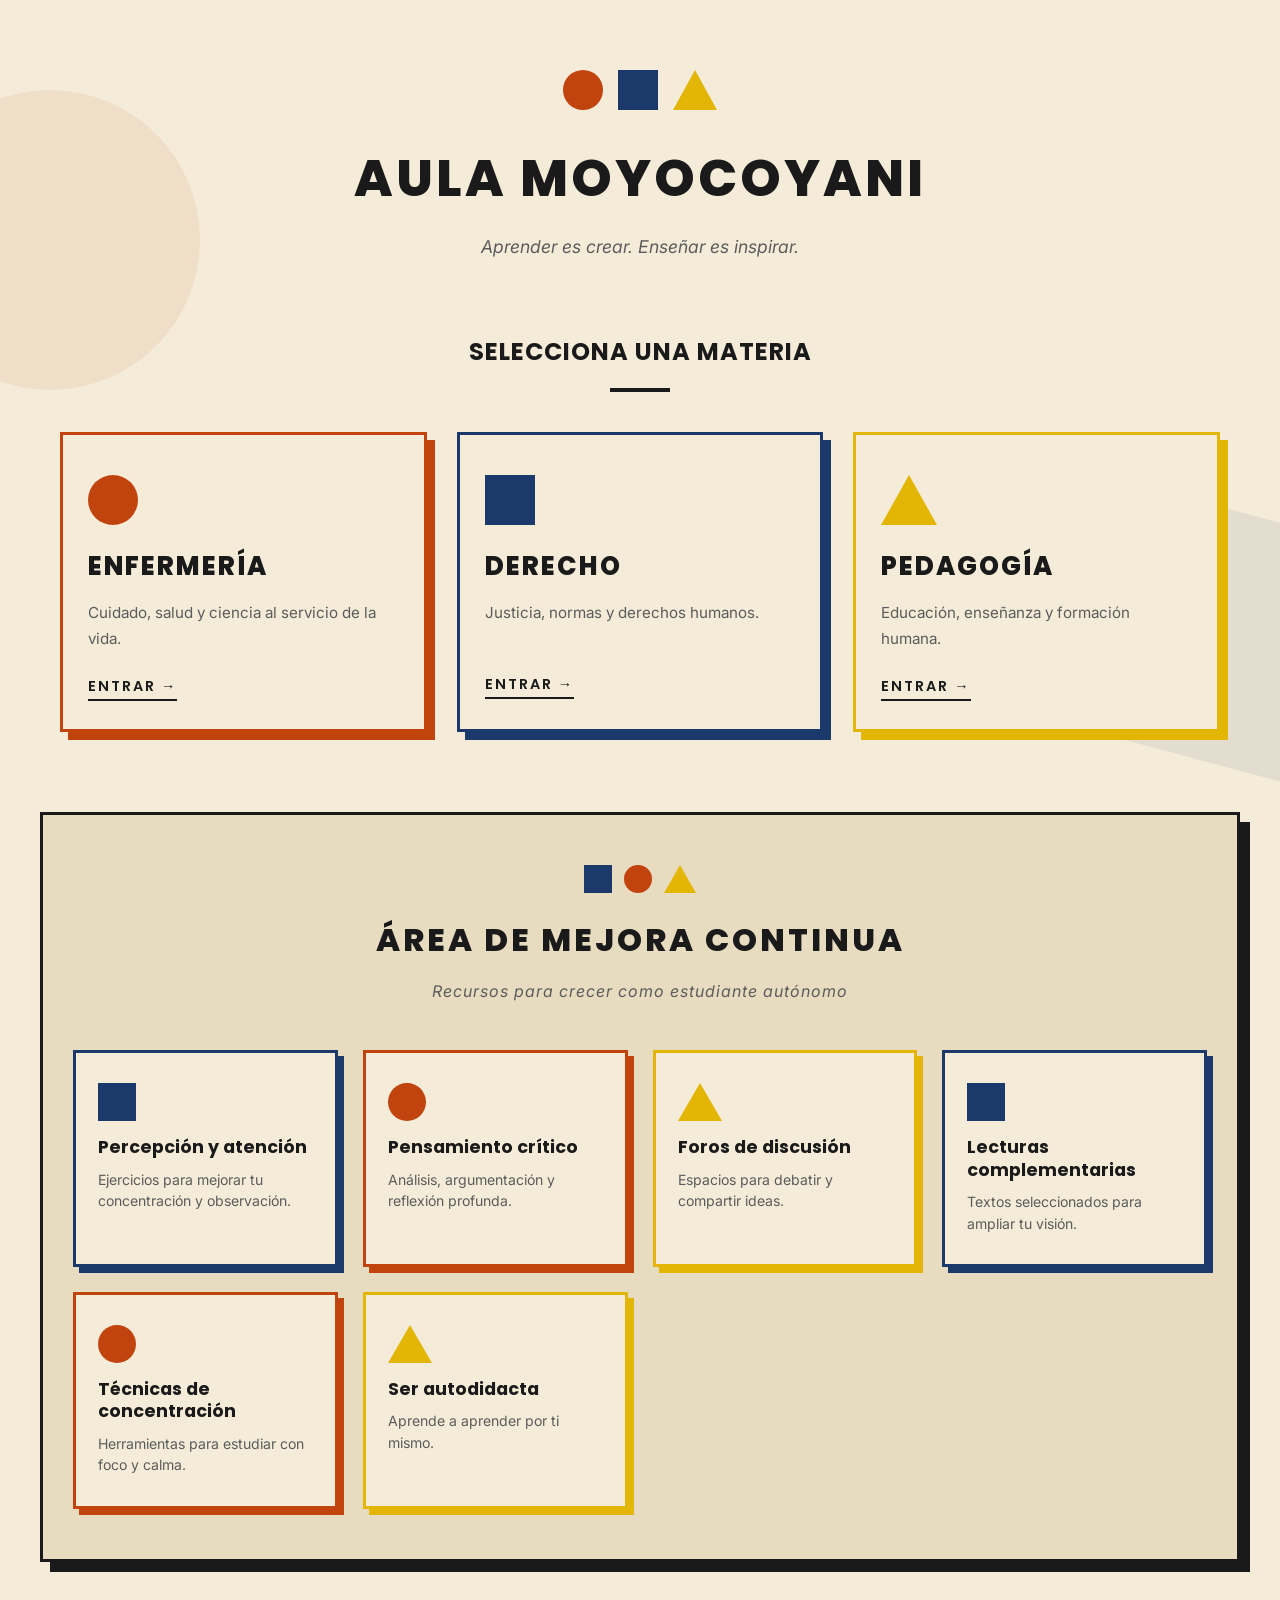
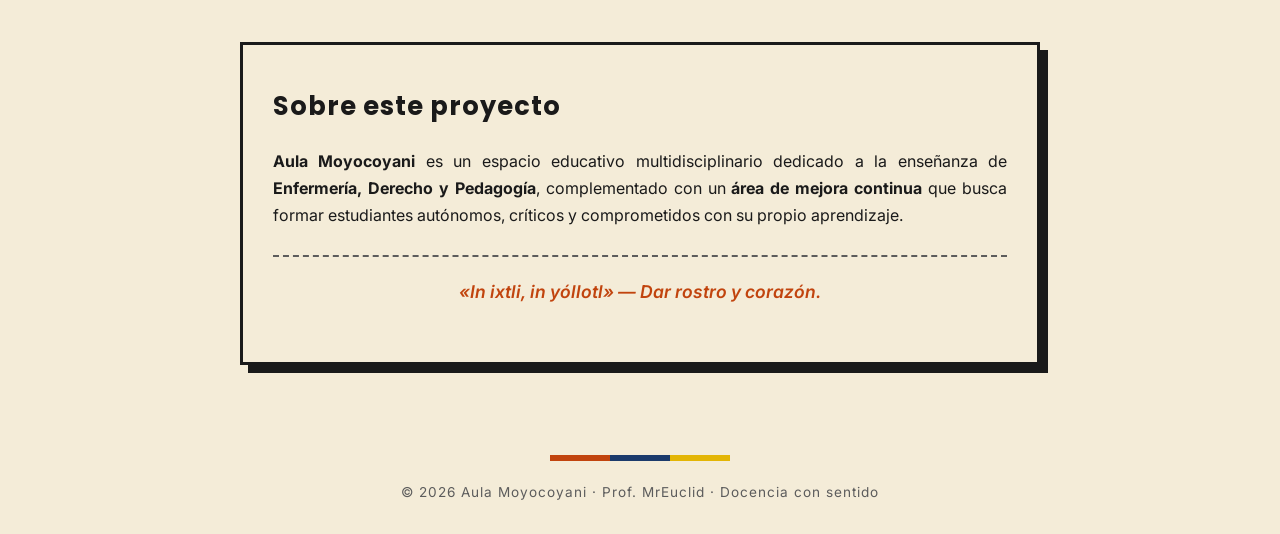
<file: index.html>
<!DOCTYPE html>
<html lang="es">
<head>
  <meta charset="UTF-8">
  <meta name="viewport" content="width=device-width, initial-scale=1.0">
  <title>Aula Moyocoyani | Docencia con sentido</title>
  <link rel="stylesheet" href="style.css">
  <link rel="preconnect" href="https://fonts.googleapis.com">
  <link rel="preconnect" href="https://fonts.gstatic.com" crossorigin>
  <link href="https://fonts.googleapis.com/css2?family=Poppins:wght@400;600;800&family=Inter:wght@400;500&display=swap" rel="stylesheet">
</head>
<body>

  <!-- DECORACIÓN BAUHAUS -->
  <div class="forma-bauhaus circulo-rojo"></div>
  <div class="forma-bauhaus cuadrado-azul"></div>
  <div class="forma-bauhaus triangulo-amarillo"></div>

  <!-- ENCABEZADO -->
  <header class="encabezado">
    <div class="logo-bauhaus">
      <span class="circulo"></span>
      <span class="cuadrado"></span>
      <span class="triangulo"></span>
    </div>
    <h1>AULA MOYOCOYANI</h1>
    <p class="eslogan">Aprender es crear. Enseñar es inspirar.</p>
  </header>

  <!-- MATERIAS -->
  <main class="materias-contenedor">
    <h2 class="titulo-seccion">Selecciona una materia</h2>

    <div class="materias-grid">

      <a href="enfermeria/index.html" class="tarjeta-materia tarjeta-roja">
        <div class="forma-icono circulo-icono"></div>
        <h3>ENFERMERÍA</h3>
        <p>Cuidado, salud y ciencia al servicio de la vida.</p>
        <span class="boton-entrar">ENTRAR →</span>
      </a>

      <a href="derecho/index.html" class="tarjeta-materia tarjeta-azul">
        <div class="forma-icono cuadrado-icono"></div>
        <h3>DERECHO</h3>
        <p>Justicia, normas y derechos humanos.</p>
        <span class="boton-entrar">ENTRAR →</span>
      </a>

      <a href="pedagogia/index.html" class="tarjeta-materia tarjeta-amarilla">
        <div class="forma-icono triangulo-icono"></div>
        <h3>PEDAGOGÍA</h3>
        <p>Educación, enseñanza y formación humana.</p>
        <span class="boton-entrar">ENTRAR →</span>
      </a>

    </div>
  </main>

  <!-- ÁREA DE MEJORA CONTINUA -->
  <section class="mejora-continua">
    <div class="mejora-cabecera">
      <div class="simbolo-mejora">
        <span class="simbolo-cuadrado-mejora"></span>
        <span class="simbolo-circulo-mejora"></span>
        <span class="simbolo-triangulo-mejora"></span>
      </div>
      <h2>ÁREA DE MEJORA CONTINUA</h2>
      <p class="mejora-subtitulo">Recursos para crecer como estudiante autónomo</p>
    </div>

    <div class="mejora-grid">

      <a href="mejora/percepcion.html" class="tarjeta-mejora tarjeta-mejora-azul">
        <div class="icono-mejora cuadrado-icono-mejora"></div>
        <h3>Percepción y atención</h3>
        <p>Ejercicios para mejorar tu concentración y observación.</p>
      </a>

      <a href="mejora/pensamiento-critico.html" class="tarjeta-mejora tarjeta-mejora-rojo">
        <div class="icono-mejora circulo-icono-mejora"></div>
        <h3>Pensamiento crítico</h3>
        <p>Análisis, argumentación y reflexión profunda.</p>
      </a>

      <a href="mejora/foros.html" class="tarjeta-mejora tarjeta-mejora-amarilla">
        <div class="icono-mejora triangulo-icono-mejora"></div>
        <h3>Foros de discusión</h3>
        <p>Espacios para debatir y compartir ideas.</p>
      </a>

      <a href="mejora/lecturas.html" class="tarjeta-mejora tarjeta-mejora-azul">
        <div class="icono-mejora cuadrado-icono-mejora"></div>
        <h3>Lecturas complementarias</h3>
        <p>Textos seleccionados para ampliar tu visión.</p>
      </a>

      <a href="mejora/concentracion.html" class="tarjeta-mejora tarjeta-mejora-rojo">
        <div class="icono-mejora circulo-icono-mejora"></div>
        <h3>Técnicas de concentración</h3>
        <p>Herramientas para estudiar con foco y calma.</p>
      </a>

      <a href="mejora/autodidacta.html" class="tarjeta-mejora tarjeta-mejora-amarilla">
        <div class="icono-mejora triangulo-icono-mejora"></div>
        <h3>Ser autodidacta</h3>
        <p>Aprende a aprender por ti mismo.</p>
      </a>

    </div>
  </section>

  <!-- SOBRE MÍ -->
  <section class="sobre-mi">
    <h2>Sobre este proyecto</h2>
    <p><strong>Aula Moyocoyani</strong> es un espacio educativo multidisciplinario dedicado a la enseñanza de <strong>Enfermería, Derecho y Pedagogía</strong>, complementado con un <strong>área de mejora continua</strong> que busca formar estudiantes autónomos, críticos y comprometidos con su propio aprendizaje.</p>
    <p class="frase-nahuatl">«In ixtli, in yóllotl» — Dar rostro y corazón.</p>
  </section>

  <!-- PIE -->
  <footer class="pie-pagina">
    <div class="linea-bauhaus">
      <span class="franja roja"></span>
      <span class="franja azul"></span>
      <span class="franja amarilla"></span>
    </div>
    <p>© 2026 Aula Moyocoyani · Prof. MrEuclid · Docencia con sentido</p>
  </footer>

  <script src="script.js"></script>
</body>
</html>
</file>
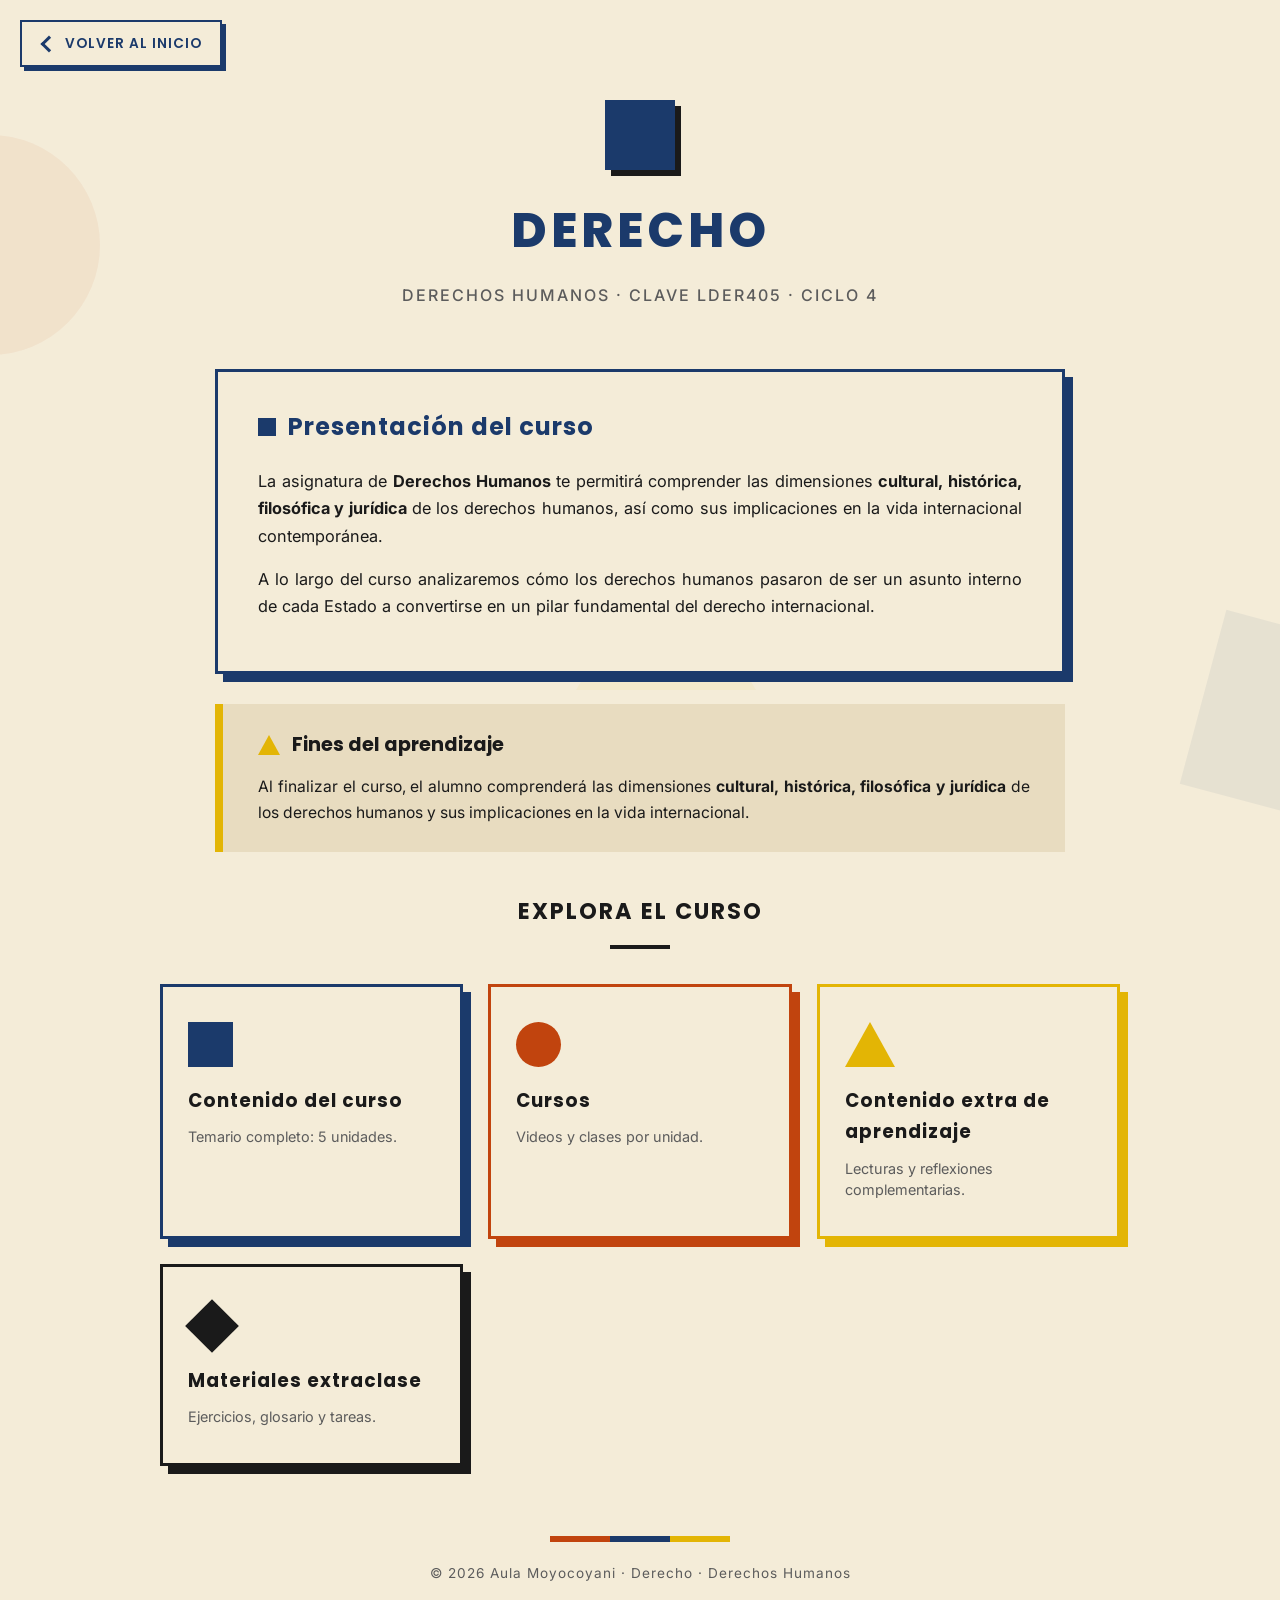
<file: derecho/index.html>
<!DOCTYPE html>
<html lang="es">
<head>
  <meta charset="UTF-8">
  <meta name="viewport" content="width=device-width, initial-scale=1.0">
  <title>Derecho | Aula Moyocoyani</title>
  <link rel="stylesheet" href="../style.css">
  <link rel="stylesheet" href="derecho.css">
  <link href="https://fonts.googleapis.com/css2?family=Poppins:wght@400;600;800&family=Inter:wght@400;500&display=swap" rel="stylesheet">
</head>
<body class="pagina-materia">

  <!-- Formas Bauhaus de fondo -->
  <div class="forma-bauhaus circulo-rojo"></div>
  <div class="forma-bauhaus cuadrado-azul"></div>
  <div class="forma-bauhaus triangulo-amarillo"></div>

  <!-- Botón volver con flecha CSS -->
  <a href="../index.html" class="boton-volver">
    <span class="flecha-volver"></span>
    Volver al inicio
  </a>

  <!-- Encabezado -->
  <header class="encabezado-materia">
    <div class="icono-materia cuadrado-azul-materia"></div>
    <h1>DERECHO</h1>
    <p class="subtitulo-materia">Derechos Humanos · Clave LDER405 · Ciclo 4</p>
  </header>

  <!-- Presentación -->
  <section class="bloque-presentacion">
    <h2>
      <span class="simbolo-cuadrado"></span>
      Presentación del curso
    </h2>
    <p>La asignatura de <strong>Derechos Humanos</strong> te permitirá comprender las dimensiones <strong>cultural, histórica, filosófica y jurídica</strong> de los derechos humanos, así como sus implicaciones en la vida internacional contemporánea.</p>
    <p>A lo largo del curso analizaremos cómo los derechos humanos pasaron de ser un asunto interno de cada Estado a convertirse en un pilar fundamental del derecho internacional.</p>
  </section>

  <!-- Fines -->
  <section class="bloque-fines">
    <h3>
      <span class="simbolo-triangulo"></span>
      Fines del aprendizaje
    </h3>
    <p>Al finalizar el curso, el alumno comprenderá las dimensiones <strong>cultural, histórica, filosófica y jurídica</strong> de los derechos humanos y sus implicaciones en la vida internacional.</p>
  </section>

  <!-- Botones -->
  <section class="bloque-botones">
    <h3 class="titulo-botones">Explora el curso</h3>
    <div class="botones-grid">

      <a href="contenido/index.html" class="boton-materia boton-contenido">
        <div class="forma-boton cuadrado-icono-boton"></div>
        <h4>Contenido del curso</h4>
        <p>Temario completo: 5 unidades.</p>
      </a>

      <a href="cursos/index.html" class="boton-materia boton-cursos">
        <div class="forma-boton circulo-icono-boton"></div>
        <h4>Cursos</h4>
        <p>Videos y clases por unidad.</p>
      </a>

      <a href="extra-aprendizaje/index.html" class="boton-materia boton-extra">
        <div class="forma-boton triangulo-icono-boton"></div>
        <h4>Contenido extra de aprendizaje</h4>
        <p>Lecturas y reflexiones complementarias.</p>
      </a>

      <a href="extraclase/index.html" class="boton-materia boton-extraclase">
        <div class="forma-boton rombo-icono-boton"></div>
        <h4>Materiales extraclase</h4>
        <p>Ejercicios, glosario y tareas.</p>
      </a>

    </div>
  </section>

  <footer class="pie-pagina">
    <div class="linea-bauhaus">
      <span class="franja roja"></span>
      <span class="franja azul"></span>
      <span class="franja amarilla"></span>
    </div>
    <p>© 2026 Aula Moyocoyani · Derecho · Derechos Humanos</p>
  </footer>

</body>
</html>
</file>
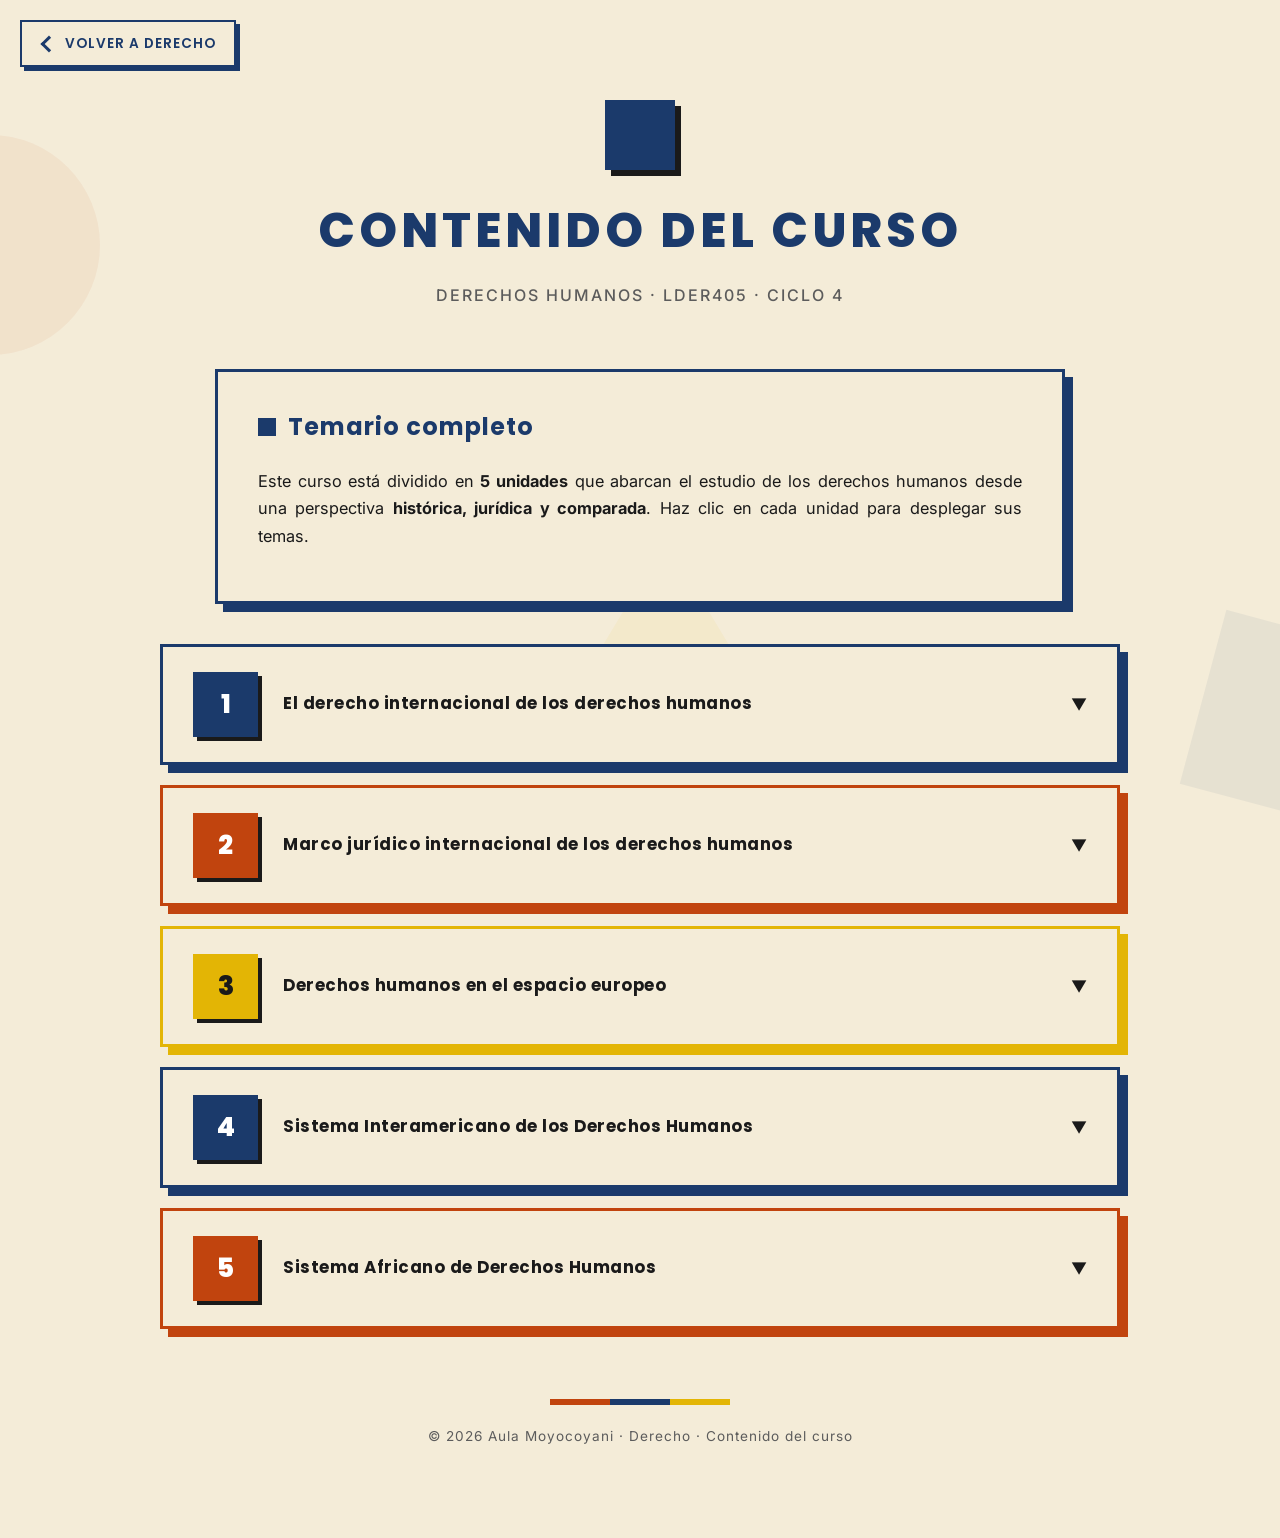
<file: derecho/contenido/index.html>
<!DOCTYPE html>
<html lang="es">
<head>
  <meta charset="UTF-8">
  <meta name="viewport" content="width=device-width, initial-scale=1.0">
  <title>Contenido del curso | Derecho</title>
  <link rel="stylesheet" href="../derecho.css">
  <link href="https://fonts.googleapis.com/css2?family=Poppins:wght@400;600;800&family=Inter:wght@400;500&display=swap" rel="stylesheet">
</head>
<body class="pagina-materia">

  <!-- Formas Bauhaus de fondo -->
  <div class="forma-bauhaus circulo-rojo"></div>
  <div class="forma-bauhaus cuadrado-azul"></div>
  <div class="forma-bauhaus triangulo-amarillo"></div>

  <!-- Botón volver -->
  <a href="../index.html" class="boton-volver">
    <span class="flecha-volver"></span>
    Volver a Derecho
  </a>

  <!-- Encabezado -->
  <header class="encabezado-materia">
    <div class="icono-materia cuadrado-azul-materia"></div>
    <h1>CONTENIDO DEL CURSO</h1>
    <p class="subtitulo-materia">Derechos Humanos · LDER405 · Ciclo 4</p>
  </header>

  <!-- Introducción -->
  <section class="bloque-presentacion">
    <h2>
      <span class="simbolo-cuadrado"></span>
      Temario completo
    </h2>
    <p>Este curso está dividido en <strong>5 unidades</strong> que abarcan el estudio de los derechos humanos desde una perspectiva <strong>histórica, jurídica y comparada</strong>. Haz clic en cada unidad para desplegar sus temas.</p>
  </section>

  <!-- UNIDADES DESPLEGABLES -->
  <section class="bloque-botones">
    <div class="unidades-lista">

      <!-- ==================== UNIDAD 1 ==================== -->
      <div class="tarjeta-unidad tarjeta-unidad-azul" data-unidad="1">
        <button class="cabecera-unidad">
          <div class="numero-unidad">1</div>
          <div class="titulo-unidad">
            <h3>El derecho internacional de los derechos humanos</h3>
            <span class="indicador">▼</span>
          </div>
        </button>
        <div class="contenido-desplegable">
          <ol class="temas-completos">
            <li>
              <h4>1.1 Ingreso de los Derechos Humanos al Derecho Internacional</h4>
              <p>Contenido de este tema próximamente. Aquí se explicará cómo los derechos humanos pasaron de ser un asunto interno de cada Estado a un tema de interés internacional tras la Segunda Guerra Mundial.</p>
            </li>
            <li>
              <h4>1.2 Sociedad de Naciones</h4>
              <p>Contenido de este tema próximamente. Se estudiará el primer intento de organización internacional para mantener la paz, creado tras la Primera Guerra Mundial.</p>
            </li>
            <li>
              <h4>1.3 Organización de las Naciones Unidas</h4>
              <p>Contenido de este tema próximamente. Análisis de la creación de la ONU en 1945 y su papel en la protección de los derechos humanos.</p>
            </li>
            <li>
              <h4>1.4 Órganos de la ONU</h4>
              <p>Contenido de este tema próximamente. Estudio del Alto Comisionado de las Naciones Unidas para los Derechos Humanos y el Consejo de Derechos Humanos.</p>
            </li>
            <li>
              <h4>1.5 Tribunal Penal Internacional</h4>
              <p>Contenido de este tema próximamente. Análisis del TPI, su creación con el Estatuto de Roma (1998) y su función en la persecución de crímenes internacionales.</p>
            </li>
            <li>
              <h4>1.6 Carta Internacional de Derechos Humanos</h4>
              <p>Contenido de este tema próximamente. Estudio de la Declaración Universal (1948), el Pacto de Derechos Civiles y Políticos (1966) y el Pacto de Derechos Económicos, Sociales y Culturales (1966).</p>
            </li>
          </ol>
        </div>
      </div>

      <!-- ==================== UNIDAD 2 ==================== -->
      <div class="tarjeta-unidad tarjeta-unidad-rojo" data-unidad="2">
        <button class="cabecera-unidad">
          <div class="numero-unidad">2</div>
          <div class="titulo-unidad">
            <h3>Marco jurídico internacional de los derechos humanos</h3>
            <span class="indicador">▼</span>
          </div>
        </button>
        <div class="contenido-desplegable">
          <ol class="temas-completos">
            <li>
              <h4>2.1 Convención para la Prevención y Sanción del Delito de Genocidio</h4>
              <p>Contenido de este tema próximamente.</p>
            </li>
            <li>
              <h4>2.2 Convención sobre la eliminación de todas las formas de discriminación racial</h4>
              <p>Contenido de este tema próximamente.</p>
            </li>
            <li>
              <h4>2.3 Convención sobre la eliminación de todas las formas de discriminación contra la mujer</h4>
              <p>Contenido de este tema próximamente.</p>
            </li>
            <li>
              <h4>2.4 Convención contra la tortura y otros tratos o penas crueles</h4>
              <p>Contenido de este tema próximamente.</p>
            </li>
            <li>
              <h4>2.5 Comités internacionales de derechos humanos</h4>
              <p>Contenido de este tema próximamente. Incluye los 9 comités: derechos humanos, DESC, discriminación contra la mujer, tortura, derechos del niño, trabajadores migrantes, personas con discapacidad, desaparición forzada y subcomité de prevención de la tortura.</p>
            </li>
          </ol>
        </div>
      </div>

      <!-- ==================== UNIDAD 3 ==================== -->
      <div class="tarjeta-unidad tarjeta-unidad-amarilla" data-unidad="3">
        <button class="cabecera-unidad">
          <div class="numero-unidad">3</div>
          <div class="titulo-unidad">
            <h3>Derechos humanos en el espacio europeo</h3>
            <span class="indicador">▼</span>
          </div>
        </button>
        <div class="contenido-desplegable">
          <ol class="temas-completos">
            <li>
              <h4>3.1 Sistema Europeo de Derechos Humanos</h4>
              <p>Contenido de este tema próximamente.</p>
            </li>
            <li>
              <h4>3.2 Tribunal Europeo de Derechos Humanos</h4>
              <p>Contenido de este tema próximamente.</p>
            </li>
          </ol>
        </div>
      </div>

      <!-- ==================== UNIDAD 4 ==================== -->
      <div class="tarjeta-unidad tarjeta-unidad-azul" data-unidad="4">
        <button class="cabecera-unidad">
          <div class="numero-unidad">4</div>
          <div class="titulo-unidad">
            <h3>Sistema Interamericano de los Derechos Humanos</h3>
            <span class="indicador">▼</span>
          </div>
        </button>
        <div class="contenido-desplegable">
          <ol class="temas-completos">
            <li>
              <h4>4.1 Organización de Estados Americanos</h4>
              <p>Contenido de este tema próximamente.</p>
            </li>
            <li>
              <h4>4.2 Declaración Americana de los Derechos del Hombre</h4>
              <p>Contenido de este tema próximamente.</p>
            </li>
            <li>
              <h4>4.3 Comisión Interamericana de Derechos Humanos</h4>
              <p>Contenido de este tema próximamente.</p>
            </li>
            <li>
              <h4>4.4 Corte Interamericana de Derechos Humanos</h4>
              <p>Contenido de este tema próximamente.</p>
            </li>
            <li>
              <h4>4.5 Jurisprudencia y resoluciones de la Corte Interamericana</h4>
              <p>Contenido de este tema próximamente.</p>
            </li>
            <li>
              <h4>4.6 Procedimientos ante la Corte Interamericana</h4>
              <p>Contenido de este tema próximamente.</p>
            </li>
          </ol>
        </div>
      </div>

      <!-- ==================== UNIDAD 5 ==================== -->
      <div class="tarjeta-unidad tarjeta-unidad-rojo" data-unidad="5">
        <button class="cabecera-unidad">
          <div class="numero-unidad">5</div>
          <div class="titulo-unidad">
            <h3>Sistema Africano de Derechos Humanos</h3>
            <span class="indicador">▼</span>
          </div>
        </button>
        <div class="contenido-desplegable">
          <ol class="temas-completos">
            <li>
              <h4>5.1 Sistema africano</h4>
              <p>Contenido de este tema próximamente.</p>
            </li>
            <li>
              <h4>5.6 Corte Africana de Derechos Humanos y de los Pueblos</h4>
              <p>Contenido de este tema próximamente.</p>
            </li>
          </ol>
        </div>
      </div>

    </div>
  </section>

  <footer class="pie-pagina">
    <div class="linea-bauhaus">
      <span class="franja roja"></span>
      <span class="franja azul"></span>
      <span class="franja amarilla"></span>
    </div>
    <p>© 2026 Aula Moyocoyani · Derecho · Contenido del curso</p>
  </footer>

  <script>
    // Desplegar/ocultar unidades al hacer clic
    document.querySelectorAll('.cabecera-unidad').forEach(boton => {
      boton.addEventListener('click', () => {
        const tarjeta = boton.closest('.tarjeta-unidad');
        tarjeta.classList.toggle('abierta');
      });
    });
  </script>

</body>
</html>
</file>
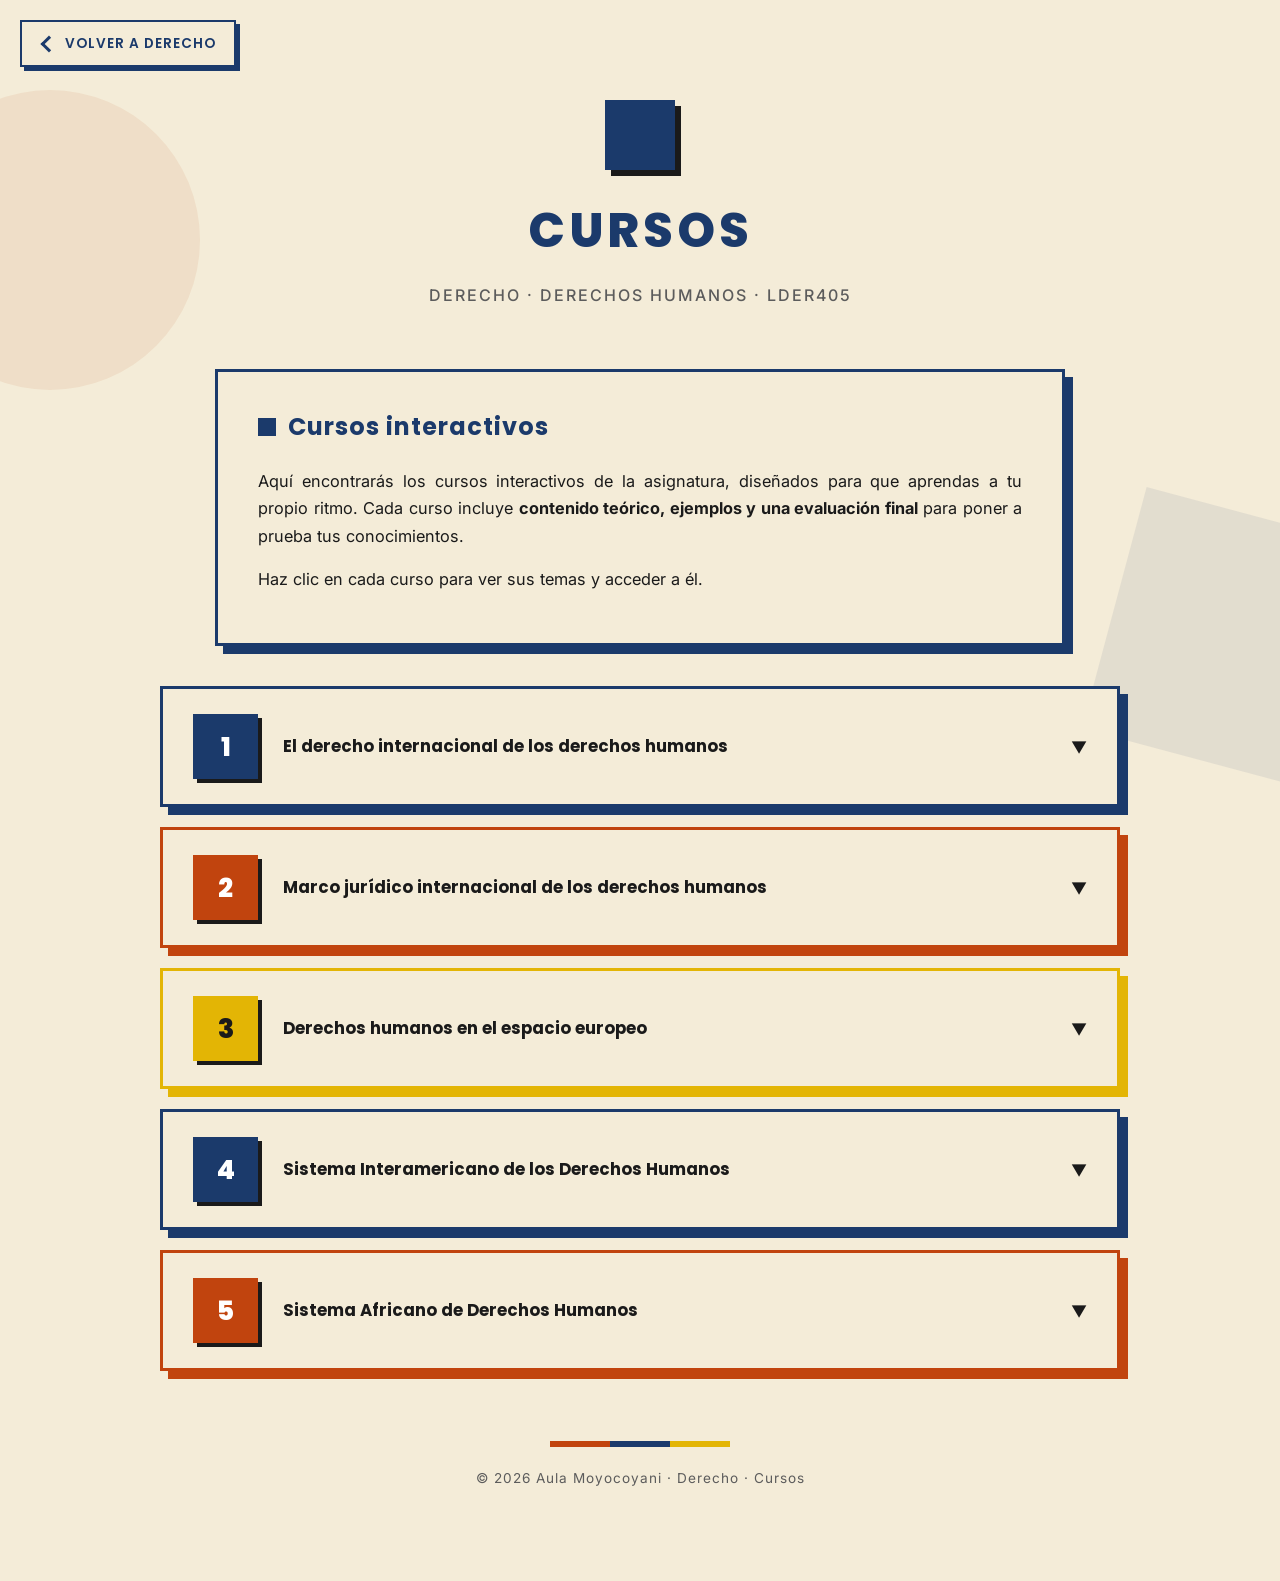
<file: derecho/cursos/index.html>
<!DOCTYPE html>
<html lang="es">
<head>
  <meta charset="UTF-8">
  <meta name="viewport" content="width=device-width, initial-scale=1.0">
  <title>Cursos | Derecho</title>
  <link rel="stylesheet" href="../../style.css">
  <link href="https://fonts.googleapis.com/css2?family=Poppins:wght@400;600;800&family=Inter:wght@400;500&display=swap" rel="stylesheet">
</head>
<body class="pagina-materia">

  <div class="forma-bauhaus circulo-rojo"></div>
  <div class="forma-bauhaus cuadrado-azul"></div>
  <div class="forma-bauhaus triangulo-amarillo"></div>

  <a href="../index.html" class="boton-volver">
    <span class="flecha-volver"></span>
    Volver a Derecho
  </a>

  <header class="encabezado-materia">
    <div class="icono-materia cuadrado-azul-materia"></div>
    <h1>CURSOS</h1>
    <p class="subtitulo-materia">Derecho · Derechos Humanos · LDER405</p>
  </header>

  <section class="bloque-presentacion">
    <h2>
      <span class="simbolo-cuadrado"></span>
      Cursos interactivos
    </h2>
    <p>Aquí encontrarás los cursos interactivos de la asignatura, diseñados para que aprendas a tu propio ritmo. Cada curso incluye <strong>contenido teórico, ejemplos y una evaluación final</strong> para poner a prueba tus conocimientos.</p>
    <p>Haz clic en cada curso para ver sus temas y acceder a él.</p>
  </section>

  <section class="bloque-botones">
    <div class="unidades-lista">

      <!-- CURSO 1 - ACTIVO -->
      <div class="tarjeta-unidad tarjeta-unidad-azul">
        <button class="cabecera-unidad" type="button">
          <div class="numero-unidad">1</div>
          <div class="titulo-unidad">
            <h3>El derecho internacional de los derechos humanos</h3>
            <span class="indicador">▼</span>
          </div>
        </button>
        <div class="contenido-desplegable">
          <ol class="temas-completos">
            <li><h4>1.1 Ingreso de los Derechos Humanos al Derecho Internacional</h4><p>Antes del siglo XX los derechos humanos eran un asunto interno. Tras la Segunda Guerra Mundial se volvieron un tema internacional.</p></li>
            <li><h4>1.2 Sociedad de Naciones</h4><p>Primer intento de organización internacional para mantener la paz (1919).</p></li>
            <li><h4>1.3 Organización de las Naciones Unidas</h4><p>Creada en 1945, es el organismo internacional más importante para la protección de los derechos humanos.</p></li>
            <li><h4>1.4 Órganos de la ONU</h4><p>Alto Comisionado de la ONU para los DDHH y Consejo de Derechos Humanos.</p></li>
            <li><h4>1.5 Tribunal Penal Internacional</h4><p>Creado con el Estatuto de Roma (1998). Juzga genocidio, lesa humanidad, crímenes de guerra y agresión.</p></li>
            <li><h4>1.6 Carta Internacional de Derechos Humanos</h4><p>DUDH (1948), PIDCP (1966) y PIDESC (1966) con sus protocolos facultativos.</p></li>
          </ol>
          <div style="margin-top: 20px;">
            <a href="curso-1/index.html" class="btn-nav btn-siguiente" style="text-decoration: none;">Iniciar curso →</a>
          </div>
        </div>
      </div>

      <!-- CURSO 2 - BLOQUEADO -->
      <div class="tarjeta-unidad tarjeta-unidad-rojo">
        <button class="cabecera-unidad" type="button">
          <div class="numero-unidad">2</div>
          <div class="titulo-unidad">
            <h3>Marco jurídico internacional de los derechos humanos</h3>
            <span class="indicador">▼</span>
          </div>
        </button>
        <div class="contenido-desplegable">
          <ol class="temas-completos">
            <li><h4>2.1 Convención contra el Genocidio</h4><p>Contenido próximamente.</p></li>
            <li><h4>2.2 Convención contra la Discriminación Racial</h4><p>Contenido próximamente.</p></li>
            <li><h4>2.3 Convención contra la Discriminación hacia la Mujer</h4><p>Contenido próximamente.</p></li>
            <li><h4>2.4 Convención contra la Tortura</h4><p>Contenido próximamente.</p></li>
            <li><h4>2.5 Comités internacionales de derechos humanos</h4><p>Contenido próximamente.</p></li>
          </ol>
          <div style="margin-top: 20px;">
            <span class="btn-nav" style="opacity: 0.5; cursor: not-allowed;">Próximamente</span>
          </div>
        </div>
      </div>

      <!-- CURSO 3 - BLOQUEADO -->
      <div class="tarjeta-unidad tarjeta-unidad-amarilla">
        <button class="cabecera-unidad" type="button">
          <div class="numero-unidad">3</div>
          <div class="titulo-unidad">
            <h3>Derechos humanos en el espacio europeo</h3>
            <span class="indicador">▼</span>
          </div>
        </button>
        <div class="contenido-desplegable">
          <ol class="temas-completos">
            <li><h4>3.1 Sistema Europeo de Derechos Humanos</h4><p>Contenido próximamente.</p></li>
            <li><h4>3.2 Tribunal Europeo de Derechos Humanos</h4><p>Contenido próximamente.</p></li>
          </ol>
          <div style="margin-top: 20px;">
            <span class="btn-nav" style="opacity: 0.5; cursor: not-allowed;">Próximamente</span>
          </div>
        </div>
      </div>

      <!-- CURSO 4 - BLOQUEADO -->
      <div class="tarjeta-unidad tarjeta-unidad-azul">
        <button class="cabecera-unidad" type="button">
          <div class="numero-unidad">4</div>
          <div class="titulo-unidad">
            <h3>Sistema Interamericano de los Derechos Humanos</h3>
            <span class="indicador">▼</span>
          </div>
        </button>
        <div class="contenido-desplegable">
          <ol class="temas-completos">
            <li><h4>4.1 Organización de Estados Americanos</h4><p>Contenido próximamente.</p></li>
            <li><h4>4.2 Declaración Americana de los Derechos del Hombre</h4><p>Contenido próximamente.</p></li>
            <li><h4>4.3 Comisión Interamericana de Derechos Humanos</h4><p>Contenido próximamente.</p></li>
            <li><h4>4.4 Corte Interamericana de Derechos Humanos</h4><p>Contenido próximamente.</p></li>
            <li><h4>4.5 Jurisprudencia y resoluciones de la Corte IDH</h4><p>Contenido próximamente.</p></li>
            <li><h4>4.6 Procedimientos ante la Corte IDH</h4><p>Contenido próximamente.</p></li>
          </ol>
          <div style="margin-top: 20px;">
            <span class="btn-nav" style="opacity: 0.5; cursor: not-allowed;">Próximamente</span>
          </div>
        </div>
      </div>

      <!-- CURSO 5 - BLOQUEADO -->
      <div class="tarjeta-unidad tarjeta-unidad-rojo">
        <button class="cabecera-unidad" type="button">
          <div class="numero-unidad">5</div>
          <div class="titulo-unidad">
            <h3>Sistema Africano de Derechos Humanos</h3>
            <span class="indicador">▼</span>
          </div>
        </button>
        <div class="contenido-desplegable">
          <ol class="temas-completos">
            <li><h4>5.1 Sistema africano</h4><p>Contenido próximamente.</p></li>
            <li><h4>5.6 Corte Africana de Derechos Humanos y de los Pueblos</h4><p>Contenido próximamente.</p></li>
          </ol>
          <div style="margin-top: 20px;">
            <span class="btn-nav" style="opacity: 0.5; cursor: not-allowed;">Próximamente</span>
          </div>
        </div>
      </div>

    </div>
  </section>

  <footer class="pie-pagina">
    <div class="linea-bauhaus">
      <span class="franja roja"></span>
      <span class="franja azul"></span>
      <span class="franja amarilla"></span>
    </div>
    <p>© 2026 Aula Moyocoyani · Derecho · Cursos</p>
  </footer>

  <script src="../../../script.js"></script>
  <script>
    document.querySelectorAll('.cabecera-unidad').forEach(boton => {
      boton.addEventListener('click', () => {
        const tarjeta = boton.closest('.tarjeta-unidad');
        tarjeta.classList.toggle('abierta');
      });
    });
  </script>

</body>
</html>
</file>
<file: style.css>
/* ============================================
   AULA MOYOCOYANI — ESTILO GLOBAL BAUHAUS VINTAGE
   CSS MAESTRO: portada, materias, contenido,
   cursos interactivos, evaluación, video e imagen.
   ============================================ */

/* VARIABLES DE COLOR */
:root {
  --crema: #F4ECD8;
  --beige: #E8DCC0;
  --rojo: #C1440E;
  --azul: #1B3A6B;
  --amarillo: #E3B505;
  --dorado: #C9A227;
  --negro: #1A1A1A;
  --gris: #5C5C5C;
  --verde: #4CAF50;
}

/* RESET */
* {
  margin: 0;
  padding: 0;
  box-sizing: border-box;
}

/* BODY */
body {
  font-family: 'Inter', sans-serif;
  background: var(--crema);
  color: var(--negro);
  line-height: 1.7;
  overflow-x: hidden;
  position: relative;
}

body.pagina-materia {
  padding-bottom: 60px;
}

/* ============================================
   FORMAS BAUHAUS DE FONDO
   ============================================ */
.forma-bauhaus {
  position: fixed;
  z-index: 0;
  opacity: 0.08;
  pointer-events: none;
}
.circulo-rojo {
  width: 300px; height: 300px;
  background: var(--rojo);
  border-radius: 50%;
  top: 10%; left: -100px;
}
.cuadrado-azul {
  width: 250px; height: 250px;
  background: var(--azul);
  bottom: 15%; right: -80px;
  transform: rotate(15deg);
}
.triangulo-amarillo {
  width: 0; height: 0;
  border-left: 120px solid transparent;
  border-right: 120px solid transparent;
  border-bottom: 200px solid var(--amarillo);
  top: 50%; left: 45%;
}

/* ============================================
   ENCABEZADO (portada)
   ============================================ */
.encabezado {
  text-align: center;
  padding: 70px 20px 50px;
  position: relative;
  z-index: 2;
}
.logo-bauhaus {
  display: flex;
  justify-content: center;
  align-items: center;
  gap: 15px;
  margin-bottom: 25px;
}
.logo-bauhaus .circulo {
  width: 40px; height: 40px;
  background: var(--rojo);
  border-radius: 50%;
}
.logo-bauhaus .cuadrado {
  width: 40px; height: 40px;
  background: var(--azul);
}
.logo-bauhaus .triangulo {
  width: 0; height: 0;
  border-left: 22px solid transparent;
  border-right: 22px solid transparent;
  border-bottom: 40px solid var(--amarillo);
}
.encabezado h1 {
  font-family: 'Poppins', sans-serif;
  font-weight: 800;
  font-size: 3.2em;
  letter-spacing: 3px;
  color: var(--negro);
  margin-bottom: 10px;
}
.eslogan {
  font-size: 1.1em;
  color: var(--gris);
  font-style: italic;
}

/* ============================================
   MATERIAS (portada)
   ============================================ */
.materias-contenedor {
  max-width: 1200px;
  margin: 20px auto 60px;
  padding: 0 20px;
  position: relative;
  z-index: 2;
}
.titulo-seccion {
  font-family: 'Poppins', sans-serif;
  font-size: 1.5em;
  text-align: center;
  color: var(--negro);
  margin-bottom: 40px;
  letter-spacing: 1px;
  text-transform: uppercase;
}
.titulo-seccion::after {
  content: '';
  display: block;
  width: 60px;
  height: 4px;
  background: var(--negro);
  margin: 15px auto 0;
}
.materias-grid {
  display: grid;
  grid-template-columns: repeat(auto-fit, minmax(280px, 1fr));
  gap: 30px;
}
.tarjeta-materia {
  background: var(--crema);
  border: 3px solid var(--negro);
  padding: 40px 25px 30px;
  text-decoration: none;
  color: var(--negro);
  display: block;
  transition: all 0.3s ease;
  box-shadow: 8px 8px 0 var(--negro);
}
.tarjeta-materia:hover {
  transform: translate(-3px, -3px);
  box-shadow: 12px 12px 0 var(--negro);
}
.tarjeta-roja { border-color: var(--rojo); box-shadow: 8px 8px 0 var(--rojo); }
.tarjeta-roja:hover { box-shadow: 12px 12px 0 var(--rojo); }
.tarjeta-azul { border-color: var(--azul); box-shadow: 8px 8px 0 var(--azul); }
.tarjeta-azul:hover { box-shadow: 12px 12px 0 var(--azul); }
.tarjeta-amarilla { border-color: var(--amarillo); box-shadow: 8px 8px 0 var(--amarillo); }
.tarjeta-amarilla:hover { box-shadow: 12px 12px 0 var(--amarillo); }

.forma-icono { margin-bottom: 20px; }
.circulo-icono {
  width: 50px; height: 50px;
  background: var(--rojo);
  border-radius: 50%;
}
.cuadrado-icono {
  width: 50px; height: 50px;
  background: var(--azul);
}
.triangulo-icono {
  width: 0; height: 0;
  border-left: 28px solid transparent;
  border-right: 28px solid transparent;
  border-bottom: 50px solid var(--amarillo);
}
.tarjeta-materia h3 {
  font-family: 'Poppins', sans-serif;
  font-size: 1.6em;
  font-weight: 800;
  letter-spacing: 2px;
  margin-bottom: 12px;
}
.tarjeta-materia p {
  font-size: 0.95em;
  color: var(--gris);
  margin-bottom: 20px;
  min-height: 50px;
}
.boton-entrar {
  font-family: 'Poppins', sans-serif;
  font-weight: 600;
  font-size: 0.9em;
  letter-spacing: 2px;
  color: var(--negro);
  border-bottom: 2px solid var(--negro);
  padding-bottom: 3px;
  transition: all 0.2s;
}
.tarjeta-materia:hover .boton-entrar { padding-left: 8px; }

/* ============================================
   ÁREA DE MEJORA CONTINUA
   ============================================ */
.mejora-continua {
  max-width: 1200px;
  margin: 80px auto;
  padding: 50px 30px;
  background: var(--beige);
  border: 3px solid var(--negro);
  box-shadow: 10px 10px 0 var(--negro);
  position: relative;
  z-index: 2;
}
.mejora-cabecera { text-align: center; margin-bottom: 45px; }
.simbolo-mejora {
  display: flex;
  justify-content: center;
  align-items: center;
  gap: 12px;
  margin-bottom: 20px;
}
.simbolo-cuadrado-mejora {
  width: 28px; height: 28px;
  background: var(--azul);
}
.simbolo-circulo-mejora {
  width: 28px; height: 28px;
  background: var(--rojo);
  border-radius: 50%;
}
.simbolo-triangulo-mejora {
  width: 0; height: 0;
  border-left: 16px solid transparent;
  border-right: 16px solid transparent;
  border-bottom: 28px solid var(--amarillo);
}
.mejora-continua h2 {
  font-family: 'Poppins', sans-serif;
  font-size: 2em;
  font-weight: 800;
  letter-spacing: 3px;
  color: var(--negro);
  margin-bottom: 10px;
}
.mejora-subtitulo {
  font-size: 1em;
  color: var(--gris);
  font-style: italic;
  letter-spacing: 1px;
}
.mejora-grid {
  display: grid;
  grid-template-columns: repeat(auto-fit, minmax(240px, 1fr));
  gap: 25px;
}
.tarjeta-mejora {
  background: var(--crema);
  padding: 30px 22px;
  text-decoration: none;
  color: var(--negro);
  border: 3px solid var(--negro);
  box-shadow: 6px 6px 0 var(--negro);
  transition: all 0.3s ease;
  display: block;
}
.tarjeta-mejora:hover {
  transform: translate(-3px, -3px);
  box-shadow: 9px 9px 0 var(--negro);
}
.tarjeta-mejora-azul { border-color: var(--azul); box-shadow: 6px 6px 0 var(--azul); }
.tarjeta-mejora-azul:hover { box-shadow: 9px 9px 0 var(--azul); }
.tarjeta-mejora-rojo { border-color: var(--rojo); box-shadow: 6px 6px 0 var(--rojo); }
.tarjeta-mejora-rojo:hover { box-shadow: 9px 9px 0 var(--rojo); }
.tarjeta-mejora-amarilla { border-color: var(--amarillo); box-shadow: 6px 6px 0 var(--amarillo); }
.tarjeta-mejora-amarilla:hover { box-shadow: 9px 9px 0 var(--amarillo); }
.icono-mejora { margin-bottom: 15px; }
.cuadrado-icono-mejora {
  width: 38px; height: 38px;
  background: var(--azul);
}
.circulo-icono-mejora {
  width: 38px; height: 38px;
  background: var(--rojo);
  border-radius: 50%;
}
.triangulo-icono-mejora {
  width: 0; height: 0;
  border-left: 22px solid transparent;
  border-right: 22px solid transparent;
  border-bottom: 38px solid var(--amarillo);
}
.tarjeta-mejora h3 {
  font-family: 'Poppins', sans-serif;
  font-size: 1.1em;
  font-weight: 700;
  margin-bottom: 10px;
  line-height: 1.3;
}
.tarjeta-mejora p {
  font-size: 0.88em;
  color: var(--gris);
  line-height: 1.5;
}

/* ============================================
   SOBRE MÍ
   ============================================ */
.sobre-mi {
  max-width: 800px;
  margin: 0 auto 60px;
  padding: 40px 30px;
  background: var(--crema);
  border: 3px solid var(--negro);
  box-shadow: 8px 8px 0 var(--negro);
  position: relative;
  z-index: 2;
}
.sobre-mi h2 {
  font-family: 'Poppins', sans-serif;
  font-size: 1.6em;
  margin-bottom: 20px;
  letter-spacing: 1px;
}
.sobre-mi p {
  margin-bottom: 15px;
  text-align: justify;
}
.frase-nahuatl {
  font-style: italic;
  text-align: center !important;
  color: var(--rojo);
  font-weight: 600;
  font-size: 1.1em;
  margin-top: 25px;
  padding-top: 20px;
  border-top: 2px dashed var(--gris);
}

/* ============================================
   PIE DE PÁGINA
   ============================================ */
.pie-pagina {
  text-align: center;
  padding: 30px 20px;
  position: relative;
  z-index: 2;
  margin-top: 40px;
}
.linea-bauhaus {
  display: flex;
  justify-content: center;
  gap: 0;
  margin-bottom: 20px;
}
.franja {
  width: 60px;
  height: 6px;
}
.franja.roja { background: var(--rojo); }
.franja.azul { background: var(--azul); }
.franja.amarilla { background: var(--amarillo); }
.pie-pagina p {
  font-size: 0.85em;
  color: var(--gris);
  letter-spacing: 1px;
}

/* ============================================
   BOTÓN VOLVER
   ============================================ */
.boton-volver {
  position: fixed;
  top: 20px;
  left: 20px;
  font-family: 'Poppins', sans-serif;
  font-weight: 600;
  font-size: 0.85em;
  letter-spacing: 1px;
  text-decoration: none;
  color: var(--azul);
  background: var(--crema);
  padding: 10px 18px;
  border: 2px solid var(--azul);
  box-shadow: 4px 4px 0 var(--azul);
  transition: all 0.2s;
  z-index: 100;
  text-transform: uppercase;
  display: flex;
  align-items: center;
  gap: 10px;
}
.boton-volver:hover {
  transform: translate(-2px, -2px);
  box-shadow: 6px 6px 0 var(--azul);
}
.flecha-volver {
  display: inline-block;
  width: 12px;
  height: 12px;
  border-left: 3px solid var(--azul);
  border-bottom: 3px solid var(--azul);
  transform: rotate(45deg);
  margin-left: 3px;
}

/* ============================================
   ENCABEZADO DE MATERIA
   ============================================ */
.encabezado-materia {
  text-align: center;
  padding: 100px 20px 40px;
  position: relative;
  z-index: 2;
  max-width: 1000px;
  margin: 0 auto;
}
.icono-materia { margin: 0 auto 20px; }
.cuadrado-azul-materia {
  width: 70px;
  height: 70px;
  background: var(--azul);
  box-shadow: 6px 6px 0 var(--negro);
}
.encabezado-materia h1 {
  font-family: 'Poppins', sans-serif;
  font-weight: 800;
  font-size: 3em;
  letter-spacing: 4px;
  color: var(--azul);
  margin-bottom: 10px;
}
.subtitulo-materia {
  font-size: 1em;
  color: var(--gris);
  letter-spacing: 2px;
  text-transform: uppercase;
  font-weight: 500;
}

/* SÍMBOLOS BAUHAUS */
.simbolo-cuadrado,
.simbolo-triangulo,
.simbolo-circulo {
  display: inline-block;
  vertical-align: middle;
  margin-right: 12px;
  flex-shrink: 0;
}
.simbolo-cuadrado {
  width: 18px;
  height: 18px;
  background: var(--azul);
}
.simbolo-triangulo {
  width: 0;
  height: 0;
  border-left: 11px solid transparent;
  border-right: 11px solid transparent;
  border-bottom: 20px solid var(--amarillo);
}
.simbolo-circulo {
  width: 18px;
  height: 18px;
  background: var(--rojo);
  border-radius: 50%;
}

/* ============================================
   BLOQUES DE CONTENIDO
   ============================================ */
.bloque-presentacion {
  max-width: 850px;
  margin: 20px auto 30px;
  padding: 35px 40px;
  background: var(--crema);
  border: 3px solid var(--azul);
  box-shadow: 8px 8px 0 var(--azul);
  position: relative;
  z-index: 2;
}
.bloque-presentacion h2 {
  font-family: 'Poppins', sans-serif;
  font-size: 1.5em;
  color: var(--azul);
  margin-bottom: 20px;
  letter-spacing: 1px;
  display: flex;
  align-items: center;
}
.bloque-presentacion p {
  margin-bottom: 15px;
  text-align: justify;
  font-size: 1.02em;
}

.bloque-fines {
  max-width: 850px;
  margin: 0 auto 40px;
  padding: 25px 35px;
  background: var(--beige);
  border-left: 8px solid var(--amarillo);
  position: relative;
  z-index: 2;
}
.bloque-fines h3 {
  font-family: 'Poppins', sans-serif;
  font-size: 1.2em;
  margin-bottom: 12px;
  color: var(--negro);
  display: flex;
  align-items: center;
}
.bloque-fines p {
  font-size: 0.98em;
  text-align: justify;
}

/* ============================================
   BOTONES DE ACCESO
   ============================================ */
.bloque-botones {
  max-width: 1000px;
  margin: 40px auto;
  padding: 0 20px;
  position: relative;
  z-index: 2;
}
.titulo-botones {
  font-family: 'Poppins', sans-serif;
  font-size: 1.4em;
  text-align: center;
  letter-spacing: 2px;
  text-transform: uppercase;
  margin-bottom: 35px;
  color: var(--negro);
}
.titulo-botones::after {
  content: '';
  display: block;
  width: 60px;
  height: 4px;
  background: var(--negro);
  margin: 15px auto 0;
}
.botones-grid {
  display: grid;
  grid-template-columns: repeat(auto-fit, minmax(260px, 1fr));
  gap: 25px;
}
.boton-materia {
  background: var(--crema);
  padding: 35px 25px;
  text-decoration: none;
  color: var(--negro);
  border: 3px solid var(--negro);
  box-shadow: 8px 8px 0 var(--negro);
  transition: all 0.3s ease;
  display: block;
}
.boton-materia:hover {
  transform: translate(-3px, -3px);
  box-shadow: 12px 12px 0 var(--negro);
}
.boton-contenido { border-color: var(--azul); box-shadow: 8px 8px 0 var(--azul); }
.boton-contenido:hover { box-shadow: 12px 12px 0 var(--azul); }
.boton-cursos { border-color: var(--rojo); box-shadow: 8px 8px 0 var(--rojo); }
.boton-cursos:hover { box-shadow: 12px 12px 0 var(--rojo); }
.boton-extra { border-color: var(--amarillo); box-shadow: 8px 8px 0 var(--amarillo); }
.boton-extra:hover { box-shadow: 12px 12px 0 var(--amarillo); }
.boton-extraclase { border-color: var(--negro); box-shadow: 8px 8px 0 var(--negro); }
.boton-extraclase:hover { box-shadow: 12px 12px 0 var(--negro); }

.forma-boton { margin-bottom: 18px; }
.cuadrado-icono-boton {
  width: 45px; height: 45px;
  background: var(--azul);
}
.circulo-icono-boton {
  width: 45px; height: 45px;
  background: var(--rojo);
  border-radius: 50%;
}
.triangulo-icono-boton {
  width: 0; height: 0;
  border-left: 25px solid transparent;
  border-right: 25px solid transparent;
  border-bottom: 45px solid var(--amarillo);
}
.rombo-icono-boton {
  width: 38px; height: 38px;
  background: var(--negro);
  transform: rotate(45deg);
  margin: 5px 0 20px 5px;
}

.boton-materia h4 {
  font-family: 'Poppins', sans-serif;
  font-size: 1.15em;
  font-weight: 700;
  margin-bottom: 10px;
  letter-spacing: 1px;
}
.boton-materia p {
  font-size: 0.9em;
  color: var(--gris);
  line-height: 1.5;
}

/* ============================================
   TARJETAS DE UNIDAD DESPLEGABLES (ACORDEÓN)
   ============================================ */
.unidades-lista {
  display: flex;
  flex-direction: column;
  gap: 20px;
}

.tarjeta-unidad {
  background: var(--crema);
  border: 3px solid var(--negro);
  box-shadow: 8px 8px 0 var(--negro);
  transition: all 0.3s ease;
  overflow: hidden;
}

.tarjeta-unidad-azul {
  border-color: var(--azul);
  box-shadow: 8px 8px 0 var(--azul);
}
.tarjeta-unidad-azul .numero-unidad { background: var(--azul); }

.tarjeta-unidad-rojo {
  border-color: var(--rojo);
  box-shadow: 8px 8px 0 var(--rojo);
}
.tarjeta-unidad-rojo .numero-unidad { background: var(--rojo); }

.tarjeta-unidad-amarilla {
  border-color: var(--amarillo);
  box-shadow: 8px 8px 0 var(--amarillo);
}
.tarjeta-unidad-amarilla .numero-unidad {
  background: var(--amarillo);
  color: var(--negro);
}

.cabecera-unidad {
  width: 100%;
  background: transparent;
  border: none;
  padding: 25px 30px;
  display: flex;
  align-items: center;
  gap: 25px;
  cursor: pointer;
  text-align: left;
  font-family: inherit;
  transition: background 0.2s;
}
.cabecera-unidad:hover { background: var(--beige); }

.numero-unidad {
  font-family: 'Poppins', sans-serif;
  font-weight: 800;
  font-size: 2em;
  color: white;
  width: 65px;
  height: 65px;
  display: flex;
  align-items: center;
  justify-content: center;
  flex-shrink: 0;
  box-shadow: 4px 4px 0 var(--negro);
}

.titulo-unidad {
  flex: 1;
  display: flex;
  align-items: center;
  justify-content: space-between;
  gap: 15px;
}
.titulo-unidad h3 {
  font-family: 'Poppins', sans-serif;
  font-size: 1.25em;
  font-weight: 700;
  line-height: 1.3;
  color: var(--negro);
}
.indicador {
  font-size: 1.2em;
  color: var(--negro);
  transition: transform 0.3s ease;
  flex-shrink: 0;
}
.tarjeta-unidad.abierta .indicador { transform: rotate(180deg); }

.contenido-desplegable {
  max-height: 0;
  overflow: hidden;
  transition: max-height 0.5s ease;
  background: var(--beige);
}
.tarjeta-unidad.abierta .contenido-desplegable {
  max-height: 5000px;
  padding: 20px 30px 30px;
}

.temas-completos {
  list-style: none;
  padding: 0;
  margin: 0;
}
.temas-completos li {
  padding: 20px 0;
  border-bottom: 2px dashed var(--gris);
}
.temas-completos li:last-child { border-bottom: none; }
.temas-completos h4 {
  font-family: 'Poppins', sans-serif;
  font-size: 1.05em;
  font-weight: 700;
  color: var(--azul);
  margin-bottom: 10px;
  display: flex;
  align-items: flex-start;
  gap: 12px;
}
.temas-completos h4::before {
  content: '';
  width: 12px;
  height: 12px;
  background: var(--azul);
  flex-shrink: 0;
  margin-top: 6px;
}
.temas-completos p {
  font-size: 0.95em;
  color: var(--gris);
  text-align: justify;
  padding-left: 24px;
  line-height: 1.6;
}

/* ============================================
   CURSOS INTERACTIVOS
   ============================================ */
.curso-app {
  max-width: 900px;
  margin: 0 auto;
  padding: 100px 20px 60px;
  position: relative;
  z-index: 2;
}
.barra-curso {
  display: flex;
  gap: 8px;
  margin-bottom: 30px;
  justify-content: center;
  flex-wrap: wrap;
}
.punto-progreso {
  width: 40px;
  height: 8px;
  background: var(--beige);
  border: 2px solid var(--negro);
  transition: all 0.3s;
}
.punto-progreso.activo { background: var(--azul); }
.punto-progreso.completado { background: var(--rojo); }

.pantalla {
  background: var(--crema);
  border: 3px solid var(--azul);
  box-shadow: 10px 10px 0 var(--azul);
  padding: 45px 40px;
  display: none;
  animation: aparecer 0.4s ease;
}
.pantalla.activa { display: block; }
@keyframes aparecer {
  from { opacity: 0; transform: translateY(15px); }
  to { opacity: 1; transform: translateY(0); }
}
.pantalla h1 {
  font-family: 'Poppins', sans-serif;
  font-size: 2.2em;
  font-weight: 800;
  color: var(--azul);
  letter-spacing: 2px;
  margin-bottom: 10px;
}
.pantalla h2 {
  font-family: 'Poppins', sans-serif;
  font-size: 1.6em;
  font-weight: 700;
  color: var(--azul);
  margin-bottom: 20px;
  display: flex;
  align-items: center;
  gap: 12px;
}
.pantalla h2::before {
  content: '';
  width: 18px;
  height: 18px;
  background: var(--amarillo);
  flex-shrink: 0;
}
.pantalla .subtitulo {
  font-size: 1em;
  color: var(--gris);
  letter-spacing: 1px;
  text-transform: uppercase;
  margin-bottom: 25px;
  padding-bottom: 20px;
  border-bottom: 2px dashed var(--gris);
}
.pantalla p {
  margin-bottom: 15px;
  text-align: justify;
  font-size: 1.02em;
  line-height: 1.75;
}
.pantalla .caja-dato {
  background: var(--beige);
  border-left: 6px solid var(--amarillo);
  padding: 18px 22px;
  margin: 20px 0;
  font-size: 0.98em;
}
.pantalla .caja-dato strong { color: var(--rojo); }
.pantalla ul { margin: 15px 0 15px 25px; }
.pantalla ul li { margin-bottom: 8px; line-height: 1.6; }

.navegacion {
  display: flex;
  justify-content: space-between;
  align-items: center;
  gap: 15px;
  margin-top: 35px;
  padding-top: 25px;
  border-top: 2px dashed var(--gris);
}
.btn-nav {
  font-family: 'Poppins', sans-serif;
  font-weight: 600;
  font-size: 0.9em;
  letter-spacing: 1.5px;
  text-transform: uppercase;
  padding: 14px 28px;
  border: 3px solid var(--negro);
  background: var(--crema);
  color: var(--negro);
  cursor: pointer;
  transition: all 0.2s;
  box-shadow: 5px 5px 0 var(--negro);
  display: inline-flex;
  align-items: center;
  gap: 10px;
  text-decoration: none;
}
.btn-nav:hover {
  transform: translate(-2px, -2px);
  box-shadow: 7px 7px 0 var(--negro);
}
.btn-nav:disabled {
  opacity: 0.3;
  cursor: not-allowed;
  transform: none;
}
.btn-siguiente {
  background: var(--azul);
  color: white;
  border-color: var(--azul);
}
.btn-finalizar {
  background: var(--rojo);
  color: white;
  border-color: var(--rojo);
}
.contador {
  font-family: 'Poppins', sans-serif;
  font-weight: 600;
  font-size: 0.9em;
  color: var(--gris);
  letter-spacing: 1px;
}

/* EVALUACIÓN */
.pregunta {
  margin-bottom: 30px;
  padding: 20px;
  background: var(--beige);
  border-left: 6px solid var(--azul);
}
.pregunta-texto {
  font-family: 'Poppins', sans-serif;
  font-weight: 600;
  font-size: 1.05em;
  margin-bottom: 15px;
  color: var(--negro);
}
.opciones {
  display: flex;
  flex-direction: column;
  gap: 10px;
}
.opcion {
  padding: 12px 18px;
  background: var(--crema);
  border: 2px solid var(--negro);
  cursor: pointer;
  transition: all 0.2s;
  font-size: 0.95em;
  display: flex;
  align-items: center;
  gap: 12px;
}
.opcion:hover {
  background: var(--amarillo);
  transform: translateX(5px);
}
.opcion.seleccionada {
  background: var(--azul);
  color: white;
  border-color: var(--azul);
}
.opcion.correcta {
  background: var(--verde);
  color: white;
  border-color: var(--verde);
}
.opcion.incorrecta {
  background: var(--rojo);
  color: white;
  border-color: var(--rojo);
}

.resultado {
  text-align: center;
  padding: 40px 30px;
}
.resultado .icono-resultado {
  width: 80px;
  height: 80px;
  margin: 0 auto 20px;
  display: flex;
  align-items: center;
  justify-content: center;
  font-size: 2.5em;
  font-weight: 800;
  color: white;
  font-family: 'Poppins', sans-serif;
}
.resultado.aprobado .icono-resultado { background: var(--verde); }
.resultado.reprobado .icono-resultado { background: var(--rojo); }
.resultado h2 {
  font-size: 2em;
  margin-bottom: 15px;
  justify-content: center;
}
.resultado h2::before { display: none; }
.puntaje {
  font-family: 'Poppins', sans-serif;
  font-size: 3.5em;
  font-weight: 800;
  color: var(--azul);
  margin: 20px 0;
  letter-spacing: 2px;
}
.resultado p {
  text-align: center;
  font-size: 1.05em;
  margin-bottom: 20px;
}

/* ============================================
   CAJAS DE VIDEO E IMAGEN (cursos)
   ============================================ */
.caja-video,
.caja-imagen {
  margin: 25px 0;
  padding: 20px;
  background: var(--beige);
  border: 3px dashed var(--azul);
  position: relative;
}
.caja-video h3,
.caja-imagen h3 {
  font-family: 'Poppins', sans-serif;
  font-size: 1.05em;
  color: var(--azul);
  margin-bottom: 15px;
  letter-spacing: 1px;
}
.video-placeholder,
.imagen-placeholder {
  background: var(--crema);
  padding: 25px;
  border: 2px solid var(--gris);
  text-align: center;
  color: var(--gris);
  font-size: 0.9em;
}
.video-placeholder code,
.imagen-placeholder code {
  display: block;
  background: var(--negro);
  color: var(--amarillo);
  padding: 10px;
  margin-top: 10px;
  font-family: 'Courier New', monospace;
  font-size: 0.85em;
  border-radius: 4px;
  overflow-x: auto;
  text-align: left;
  white-space: pre-wrap;
  word-break: break-all;
}
.video-real {
  position: relative;
  padding-bottom: 56.25%;
  height: 0;
  overflow: hidden;
  margin: 15px 0;
  border: 3px solid var(--negro);
  box-shadow: 6px 6px 0 var(--negro);
}
.video-real iframe {
  position: absolute;
  top: 0; left: 0;
  width: 100%; height: 100%;
  border: none;
}
.imagen-real {
  width: 100%;
  max-width: 600px;
  display: block;
  margin: 15px auto;
  border: 3px solid var(--negro);
  box-shadow: 6px 6px 0 var(--negro);
}

/* ============================================
   RESPONSIVE
   ============================================ */
@media (max-width: 700px) {
  .encabezado h1 { font-size: 2em; letter-spacing: 1px; }
  .eslogan { font-size: 0.95em; }
  .materias-grid { grid-template-columns: 1fr; }
  .forma-bauhaus { display: none; }
  .mejora-continua { padding: 30px 20px; margin: 40px 15px; }
  .mejora-continua h2 { font-size: 1.4em; letter-spacing: 1px; }
  .mejora-grid { grid-template-columns: 1fr; }
  .encabezado-materia h1 { font-size: 2em; letter-spacing: 2px; }
  .boton-volver { position: static; display: inline-flex; margin: 20px; }
  .encabezado-materia { padding-top: 20px; }
  .bloque-presentacion,
  .bloque-fines { padding: 25px 20px; }
  .cabecera-unidad { padding: 18px 15px; gap: 12px; }
  .numero-unidad { width: 50px; height: 50px; font-size: 1.5em; }
  .titulo-unidad h3 { font-size: 1em; }
  .tarjeta-unidad.abierta .contenido-desplegable { padding: 15px; }
  .temas-completos h4 { font-size: 0.95em; }
  .curso-app { padding: 80px 15px 40px; }
  .pantalla { padding: 30px 22px; }
  .pantalla h1 { font-size: 1.6em; }
  .pantalla h2 { font-size: 1.3em; }
  .navegacion { flex-direction: column-reverse; }
  .btn-nav { width: 100%; justify-content: center; }
}
</file>
<file: derecho/derecho.css>
/* ============================================
   DERECHO — Estilos completos
   Estilo Bauhaus Vintage
   Incluye: página principal + contenido + acordeón
   ============================================ */

/* VARIABLES DE COLOR */
:root {
  --crema: #F4ECD8;
  --beige: #E8DCC0;
  --rojo: #C1440E;
  --azul: #1B3A6B;
  --amarillo: #E3B505;
  --negro: #1A1A1A;
  --gris: #5C5C5C;
}

/* RESET */
* {
  margin: 0;
  padding: 0;
  box-sizing: border-box;
}

/* BODY */
body.pagina-materia {
  font-family: 'Inter', sans-serif;
  background: var(--crema);
  color: var(--negro);
  line-height: 1.7;
  position: relative;
  overflow-x: hidden;
  padding-bottom: 60px;
}

/* ============================================
   FORMAS BAUHAUS DE FONDO
   ============================================ */
.forma-bauhaus {
  position: fixed;
  z-index: 0;
  opacity: 0.06;
  pointer-events: none;
}
.circulo-rojo {
  width: 220px;
  height: 220px;
  background: var(--rojo);
  border-radius: 50%;
  top: 15%;
  left: -120px;
}
.cuadrado-azul {
  width: 180px;
  height: 180px;
  background: var(--azul);
  bottom: 10%;
  right: -100px;
  transform: rotate(15deg);
}
.triangulo-amarillo {
  width: 0;
  height: 0;
  border-left: 90px solid transparent;
  border-right: 90px solid transparent;
  border-bottom: 150px solid var(--amarillo);
  top: 60%;
  left: 45%;
}

/* ============================================
   BOTÓN VOLVER
   ============================================ */
.boton-volver {
  position: fixed;
  top: 20px;
  left: 20px;
  font-family: 'Poppins', sans-serif;
  font-weight: 600;
  font-size: 0.85em;
  letter-spacing: 1px;
  text-decoration: none;
  color: var(--azul);
  background: var(--crema);
  padding: 10px 18px;
  border: 2px solid var(--azul);
  box-shadow: 4px 4px 0 var(--azul);
  transition: all 0.2s;
  z-index: 100;
  text-transform: uppercase;
  display: flex;
  align-items: center;
  gap: 10px;
}
.boton-volver:hover {
  transform: translate(-2px, -2px);
  box-shadow: 6px 6px 0 var(--azul);
}
.flecha-volver {
  display: inline-block;
  width: 12px;
  height: 12px;
  border-left: 3px solid var(--azul);
  border-bottom: 3px solid var(--azul);
  transform: rotate(45deg);
  margin-left: 3px;
}

/* ============================================
   ENCABEZADO DE MATERIA
   ============================================ */
.encabezado-materia {
  text-align: center;
  padding: 100px 20px 40px;
  position: relative;
  z-index: 2;
  max-width: 1000px;
  margin: 0 auto;
}
.icono-materia {
  margin: 0 auto 20px;
}
.cuadrado-azul-materia {
  width: 70px;
  height: 70px;
  background: var(--azul);
  box-shadow: 6px 6px 0 var(--negro);
}
.encabezado-materia h1 {
  font-family: 'Poppins', sans-serif;
  font-weight: 800;
  font-size: 3em;
  letter-spacing: 4px;
  color: var(--azul);
  margin-bottom: 10px;
}
.subtitulo-materia {
  font-size: 1em;
  color: var(--gris);
  letter-spacing: 2px;
  text-transform: uppercase;
  font-weight: 500;
}

/* ============================================
   SÍMBOLOS BAUHAUS
   ============================================ */
.simbolo-cuadrado,
.simbolo-triangulo,
.simbolo-circulo {
  display: inline-block;
  vertical-align: middle;
  margin-right: 12px;
  flex-shrink: 0;
}
.simbolo-cuadrado {
  width: 18px;
  height: 18px;
  background: var(--azul);
}
.simbolo-triangulo {
  width: 0;
  height: 0;
  border-left: 11px solid transparent;
  border-right: 11px solid transparent;
  border-bottom: 20px solid var(--amarillo);
}
.simbolo-circulo {
  width: 18px;
  height: 18px;
  background: var(--rojo);
  border-radius: 50%;
}

/* ============================================
   BLOQUE PRESENTACIÓN
   ============================================ */
.bloque-presentacion {
  max-width: 850px;
  margin: 20px auto 30px;
  padding: 35px 40px;
  background: var(--crema);
  border: 3px solid var(--azul);
  box-shadow: 8px 8px 0 var(--azul);
  position: relative;
  z-index: 2;
}
.bloque-presentacion h2 {
  font-family: 'Poppins', sans-serif;
  font-size: 1.5em;
  color: var(--azul);
  margin-bottom: 20px;
  letter-spacing: 1px;
  display: flex;
  align-items: center;
}
.bloque-presentacion p {
  margin-bottom: 15px;
  text-align: justify;
  font-size: 1.02em;
}

/* ============================================
   BLOQUE FINES
   ============================================ */
.bloque-fines {
  max-width: 850px;
  margin: 0 auto 40px;
  padding: 25px 35px;
  background: var(--beige);
  border-left: 8px solid var(--amarillo);
  position: relative;
  z-index: 2;
}
.bloque-fines h3 {
  font-family: 'Poppins', sans-serif;
  font-size: 1.2em;
  margin-bottom: 12px;
  color: var(--negro);
  display: flex;
  align-items: center;
}
.bloque-fines p {
  font-size: 0.98em;
  text-align: justify;
}

/* ============================================
   BOTONES DE ACCESO (página principal)
   ============================================ */
.bloque-botones {
  max-width: 1000px;
  margin: 40px auto;
  padding: 0 20px;
  position: relative;
  z-index: 2;
}
.titulo-botones {
  font-family: 'Poppins', sans-serif;
  font-size: 1.4em;
  text-align: center;
  letter-spacing: 2px;
  text-transform: uppercase;
  margin-bottom: 35px;
  color: var(--negro);
}
.titulo-botones::after {
  content: '';
  display: block;
  width: 60px;
  height: 4px;
  background: var(--negro);
  margin: 15px auto 0;
}
.botones-grid {
  display: grid;
  grid-template-columns: repeat(auto-fit, minmax(260px, 1fr));
  gap: 25px;
}
.boton-materia {
  background: var(--crema);
  padding: 35px 25px;
  text-decoration: none;
  color: var(--negro);
  border: 3px solid var(--negro);
  box-shadow: 8px 8px 0 var(--negro);
  transition: all 0.3s ease;
  display: block;
}
.boton-materia:hover {
  transform: translate(-3px, -3px);
  box-shadow: 12px 12px 0 var(--negro);
}
.boton-contenido {
  border-color: var(--azul);
  box-shadow: 8px 8px 0 var(--azul);
}
.boton-contenido:hover { box-shadow: 12px 12px 0 var(--azul); }
.boton-cursos {
  border-color: var(--rojo);
  box-shadow: 8px 8px 0 var(--rojo);
}
.boton-cursos:hover { box-shadow: 12px 12px 0 var(--rojo); }
.boton-extra {
  border-color: var(--amarillo);
  box-shadow: 8px 8px 0 var(--amarillo);
}
.boton-extra:hover { box-shadow: 12px 12px 0 var(--amarillo); }
.boton-extraclase {
  border-color: var(--negro);
  box-shadow: 8px 8px 0 var(--negro);
}
.boton-extraclase:hover { box-shadow: 12px 12px 0 var(--negro); }

.forma-boton {
  margin-bottom: 18px;
}
.cuadrado-icono-boton {
  width: 45px;
  height: 45px;
  background: var(--azul);
}
.circulo-icono-boton {
  width: 45px;
  height: 45px;
  background: var(--rojo);
  border-radius: 50%;
}
.triangulo-icono-boton {
  width: 0;
  height: 0;
  border-left: 25px solid transparent;
  border-right: 25px solid transparent;
  border-bottom: 45px solid var(--amarillo);
}
.rombo-icono-boton {
  width: 38px;
  height: 38px;
  background: var(--negro);
  transform: rotate(45deg);
  margin: 5px 0 20px 5px;
}

.boton-materia h4 {
  font-family: 'Poppins', sans-serif;
  font-size: 1.15em;
  font-weight: 700;
  margin-bottom: 10px;
  letter-spacing: 1px;
}
.boton-materia p {
  font-size: 0.9em;
  color: var(--gris);
  line-height: 1.5;
}

/* ============================================
   UNIDADES DESPLEGABLES (ACORDEÓN)
   ============================================ */
.unidades-lista {
  display: flex;
  flex-direction: column;
  gap: 20px;
}

.tarjeta-unidad {
  background: var(--crema);
  border: 3px solid var(--negro);
  box-shadow: 8px 8px 0 var(--negro);
  transition: all 0.3s ease;
  overflow: hidden;
}

.tarjeta-unidad-azul {
  border-color: var(--azul);
  box-shadow: 8px 8px 0 var(--azul);
}
.tarjeta-unidad-azul .numero-unidad { background: var(--azul); }

.tarjeta-unidad-rojo {
  border-color: var(--rojo);
  box-shadow: 8px 8px 0 var(--rojo);
}
.tarjeta-unidad-rojo .numero-unidad { background: var(--rojo); }

.tarjeta-unidad-amarilla {
  border-color: var(--amarillo);
  box-shadow: 8px 8px 0 var(--amarillo);
}
.tarjeta-unidad-amarilla .numero-unidad {
  background: var(--amarillo);
  color: var(--negro);
}

/* CABECERA (botón cliclable) */
.cabecera-unidad {
  width: 100%;
  background: transparent;
  border: none;
  padding: 25px 30px;
  display: flex;
  align-items: center;
  gap: 25px;
  cursor: pointer;
  text-align: left;
  font-family: inherit;
  transition: background 0.2s;
}
.cabecera-unidad:hover {
  background: var(--beige);
}

.numero-unidad {
  font-family: 'Poppins', sans-serif;
  font-weight: 800;
  font-size: 2em;
  color: white;
  width: 65px;
  height: 65px;
  display: flex;
  align-items: center;
  justify-content: center;
  flex-shrink: 0;
  box-shadow: 4px 4px 0 var(--negro);
}

.titulo-unidad {
  flex: 1;
  display: flex;
  align-items: center;
  justify-content: space-between;
  gap: 15px;
}

.titulo-unidad h3 {
  font-family: 'Poppins', sans-serif;
  font-size: 1.25em;
  font-weight: 700;
  letter-spacing: 0.5px;
  line-height: 1.3;
  color: var(--negro);
}

.indicador {
  font-size: 1.2em;
  color: var(--negro);
  transition: transform 0.3s ease;
  flex-shrink: 0;
}

.tarjeta-unidad.abierta .indicador {
  transform: rotate(180deg);
}

/* CONTENIDO DESPLEGABLE */
.contenido-desplegable {
  max-height: 0;
  overflow: hidden;
  transition: max-height 0.5s ease;
  background: var(--beige);
}

.tarjeta-unidad.abierta .contenido-desplegable {
  max-height: 5000px;
  padding: 20px 30px 30px;
}

.temas-completos {
  list-style: none;
  padding: 0;
  margin: 0;
  counter-reset: tema;
}

.temas-completos li {
  padding: 20px 0;
  border-bottom: 2px dashed var(--gris);
}
.temas-completos li:last-child {
  border-bottom: none;
}

.temas-completos h4 {
  font-family: 'Poppins', sans-serif;
  font-size: 1.05em;
  font-weight: 700;
  color: var(--azul);
  margin-bottom: 10px;
  letter-spacing: 0.5px;
  display: flex;
  align-items: flex-start;
  gap: 12px;
}
.temas-completos h4::before {
  content: '';
  width: 12px;
  height: 12px;
  background: var(--azul);
  flex-shrink: 0;
  margin-top: 6px;
}

.temas-completos p {
  font-size: 0.95em;
  color: var(--gris);
  text-align: justify;
  padding-left: 24px;
  line-height: 1.6;
}

/* ============================================
   PIE DE PÁGINA
   ============================================ */
.pie-pagina {
  text-align: center;
  padding: 30px 20px;
  position: relative;
  z-index: 2;
  margin-top: 40px;
}
.linea-bauhaus {
  display: flex;
  justify-content: center;
  gap: 0;
  margin-bottom: 20px;
}
.franja {
  width: 60px;
  height: 6px;
}
.franja.roja { background: var(--rojo); }
.franja.azul { background: var(--azul); }
.franja.amarilla { background: var(--amarillo); }
.pie-pagina p {
  font-size: 0.85em;
  color: var(--gris);
  letter-spacing: 1px;
}

/* ============================================
   RESPONSIVE
   ============================================ */
@media (max-width: 700px) {
  .encabezado-materia h1 { font-size: 2em; letter-spacing: 2px; }
  .boton-volver {
    position: static;
    display: inline-flex;
    margin: 20px;
  }
  .encabezado-materia { padding-top: 20px; }
  .forma-bauhaus { display: none; }
  .bloque-presentacion,
  .bloque-fines { padding: 25px 20px; }

  .cabecera-unidad {
    padding: 18px 15px;
    gap: 12px;
  }
  .numero-unidad {
    width: 50px;
    height: 50px;
    font-size: 1.5em;
  }
  .titulo-unidad h3 {
    font-size: 1em;
  }
  .tarjeta-unidad.abierta .contenido-desplegable {
    padding: 15px;
  }
  .temas-completos h4 {
    font-size: 0.95em;
  }
}
</file>
